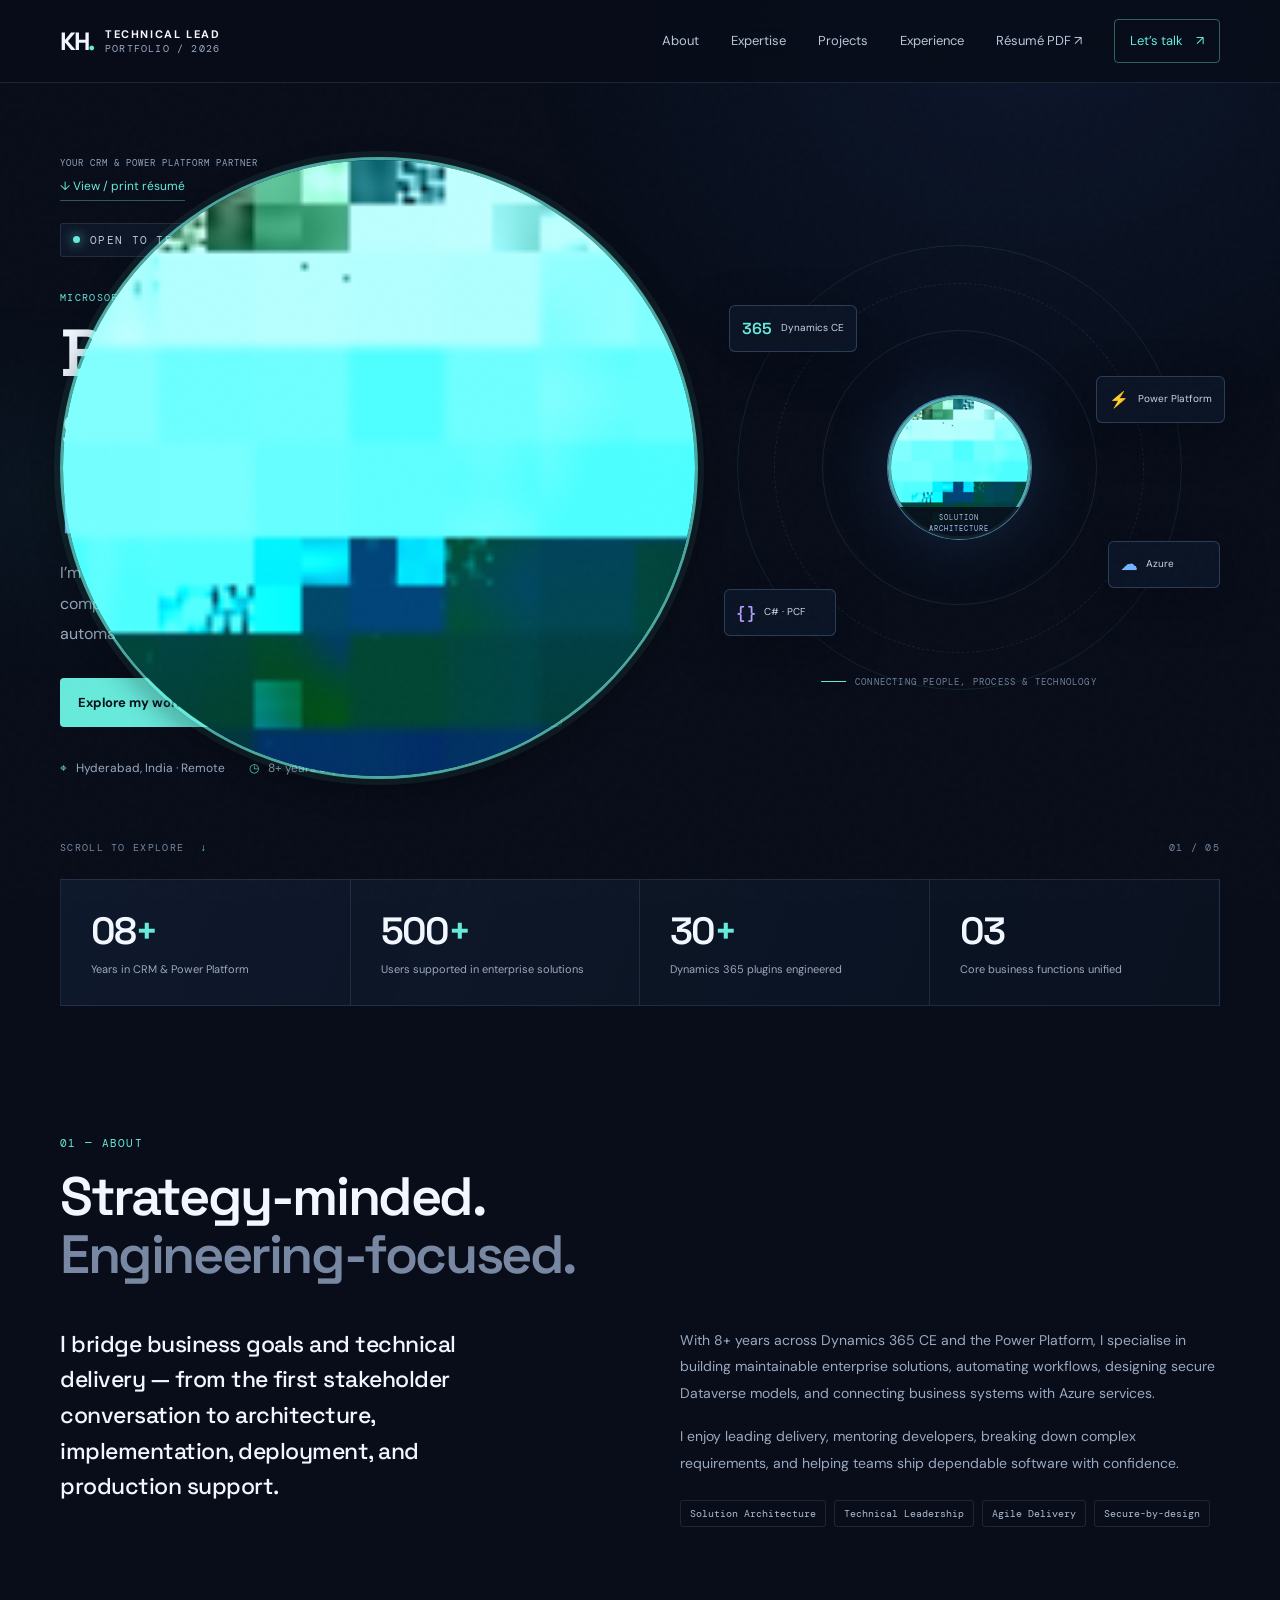
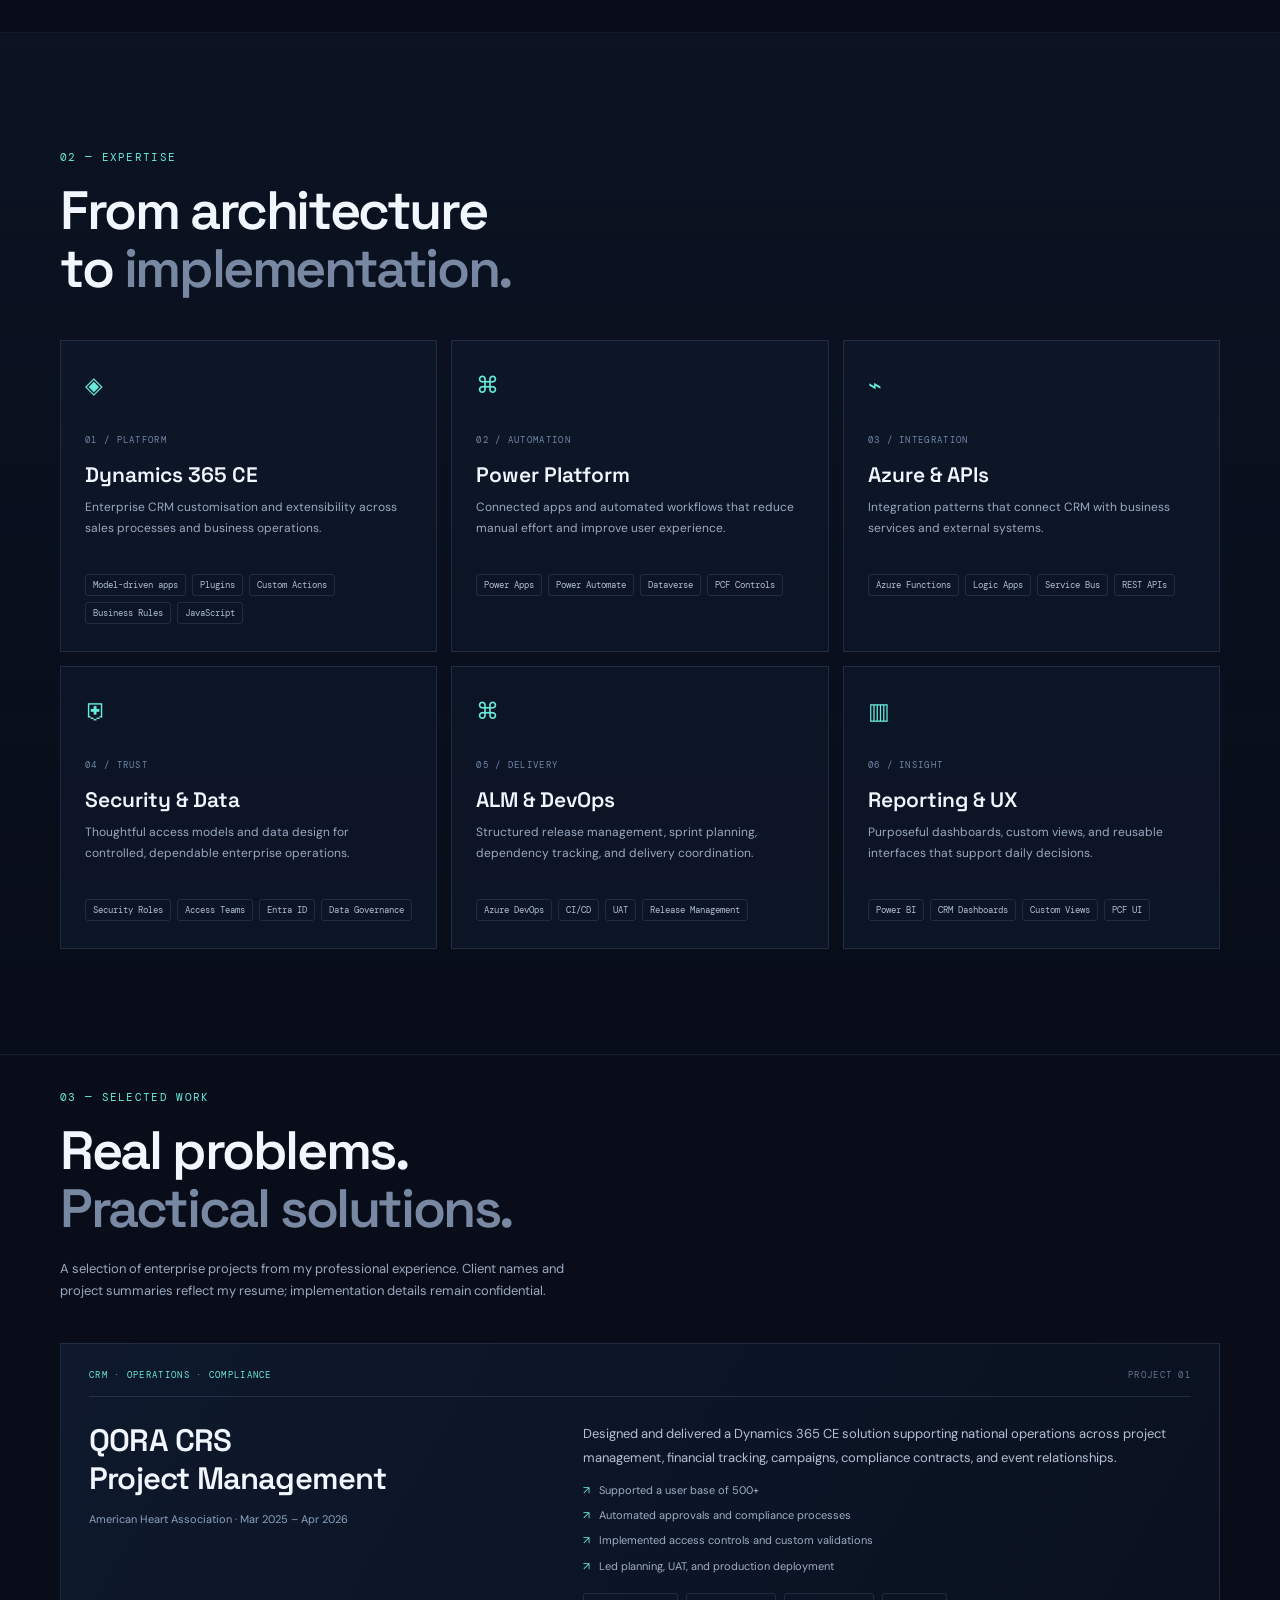
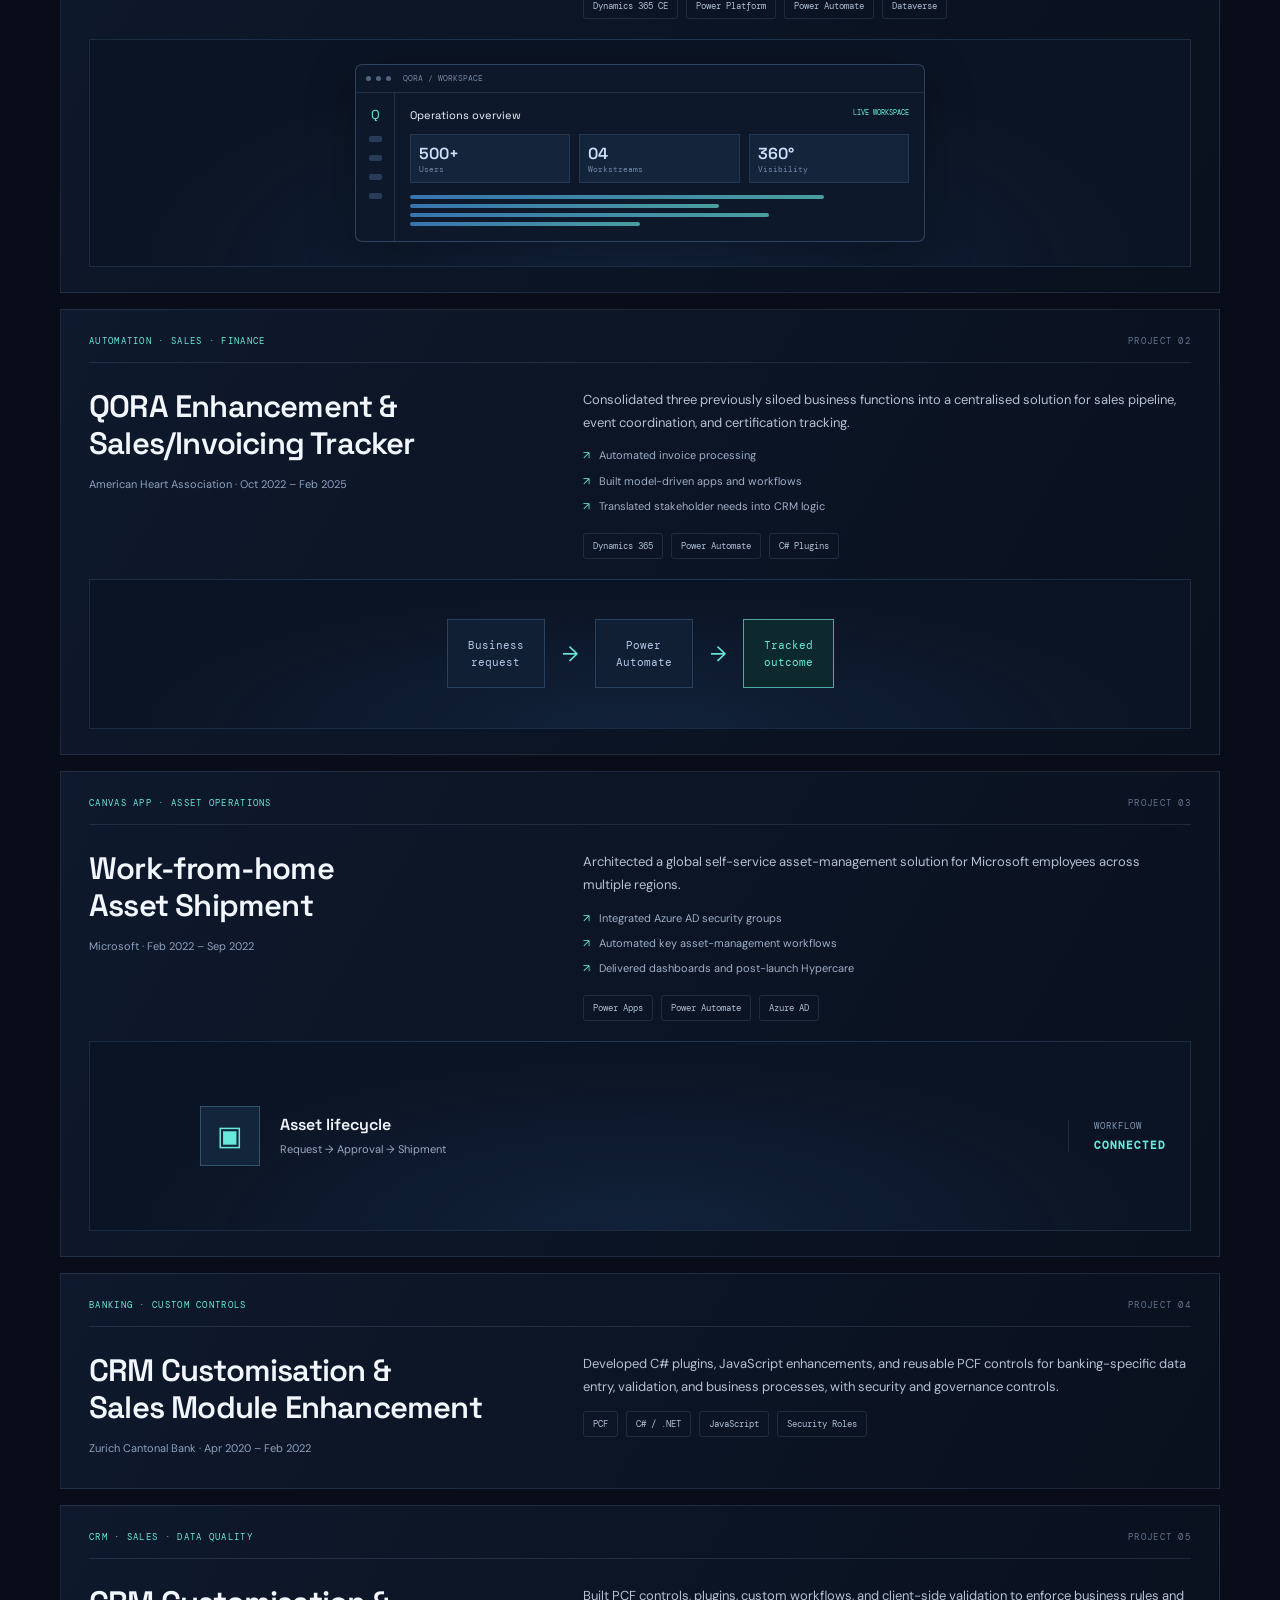
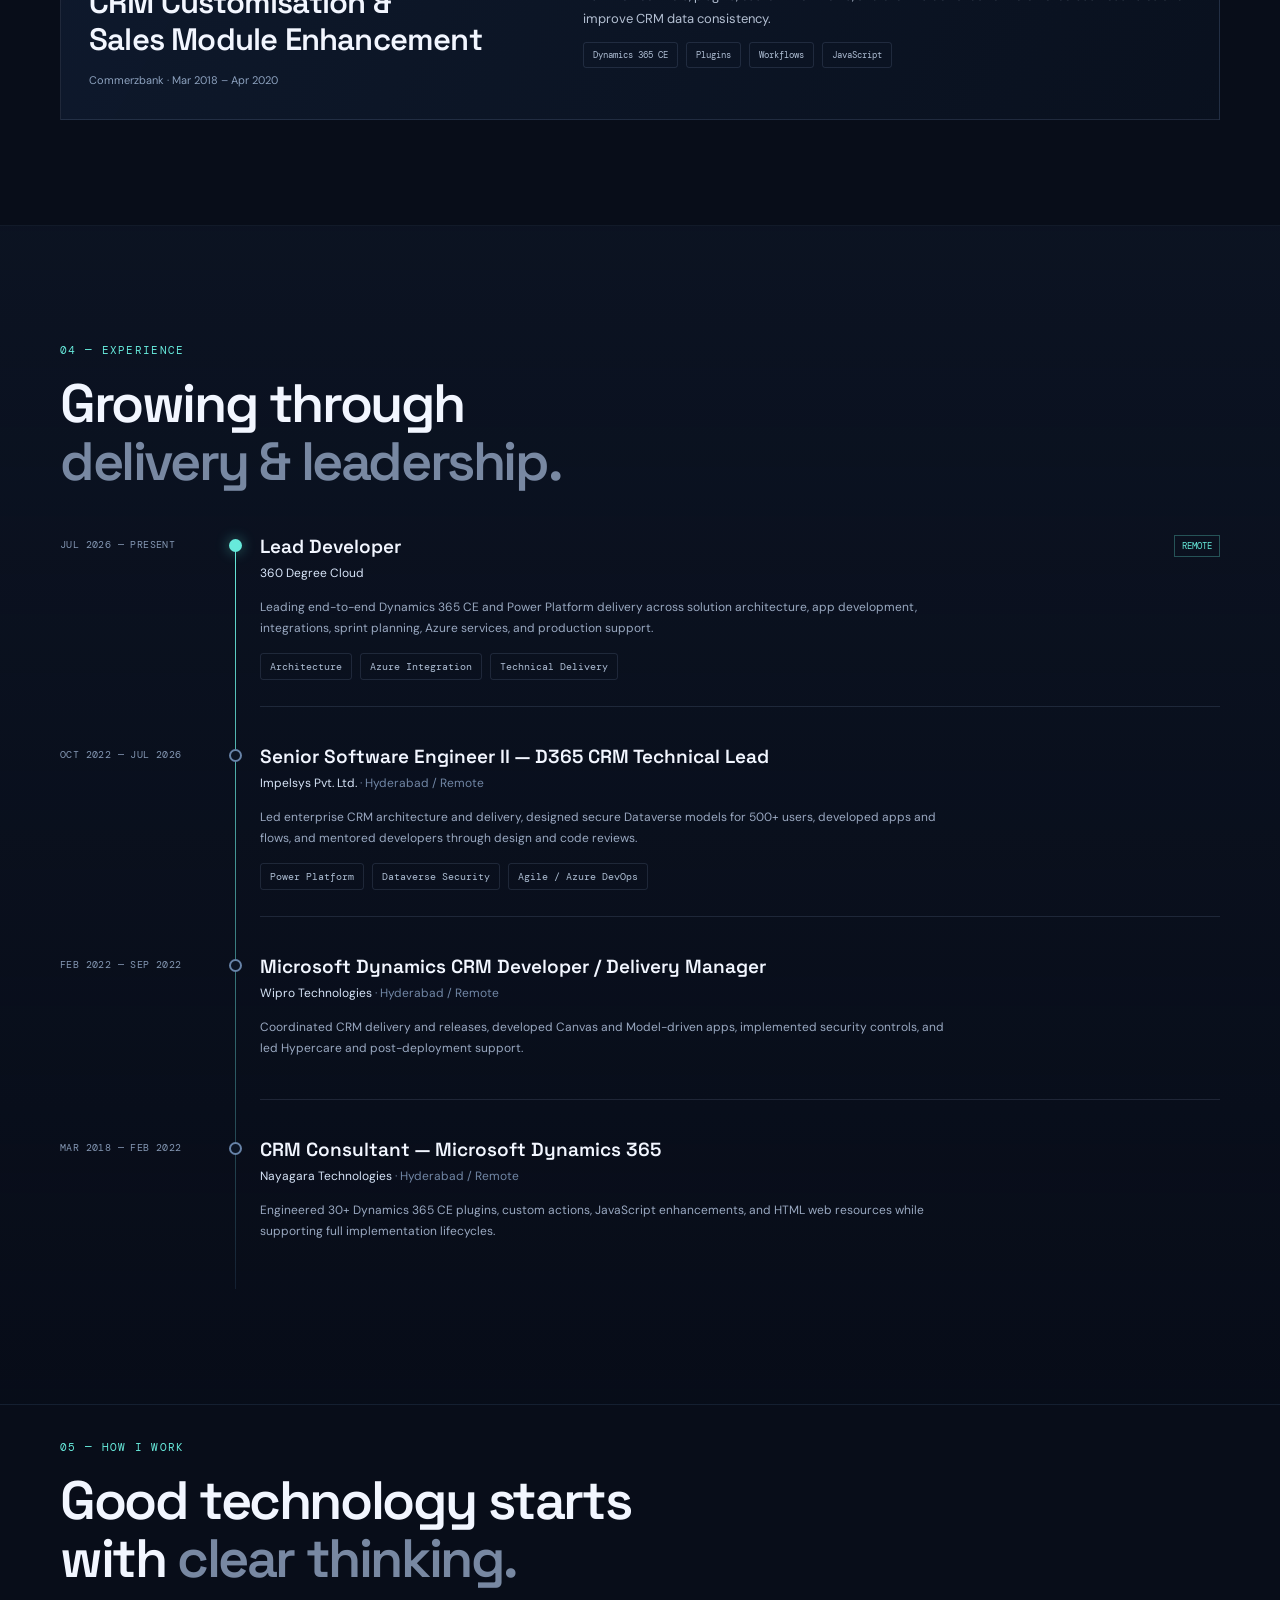
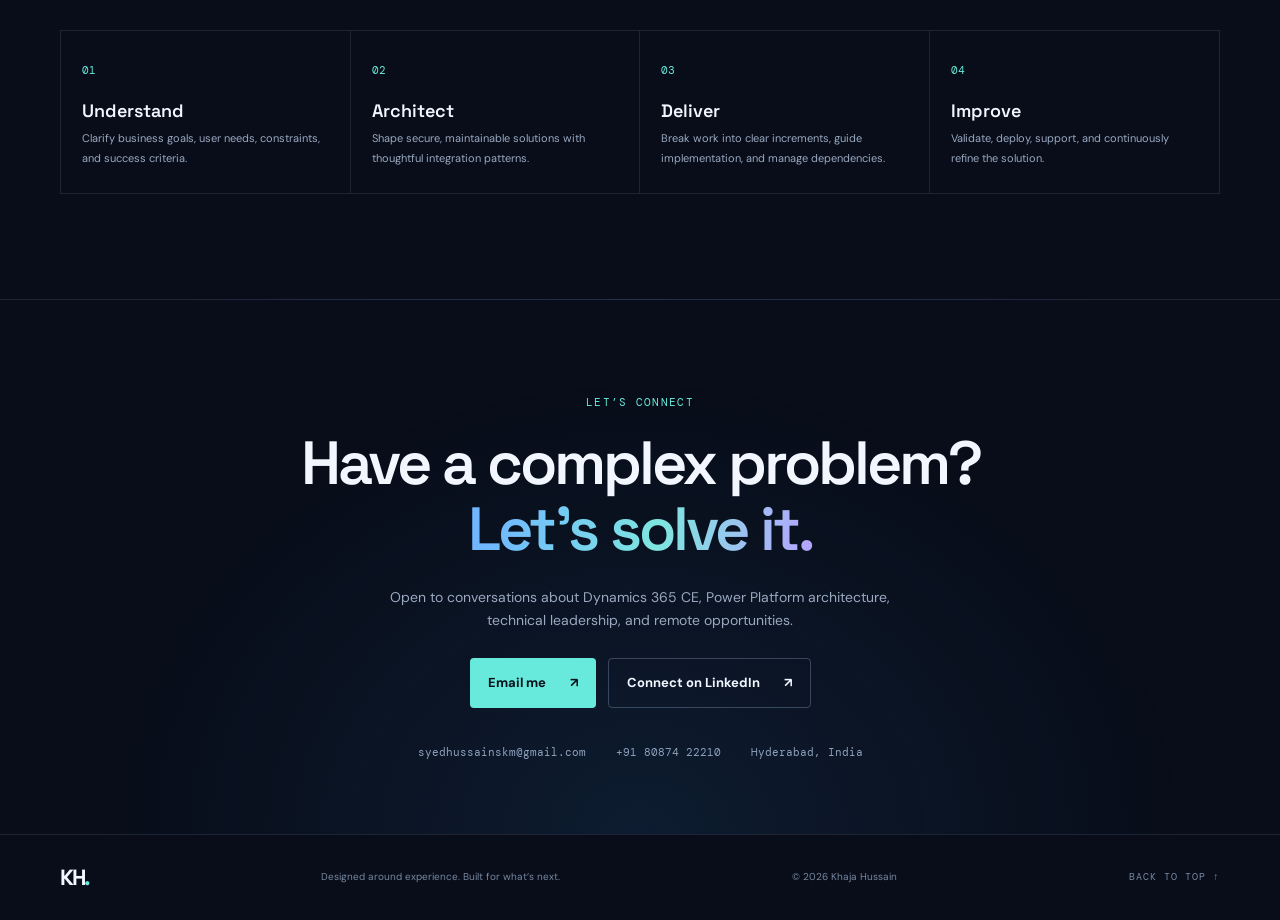
<file: index.html>
<!doctype html>
<html lang="en">
<head>
<meta charset="utf-8"><meta name="viewport" content="width=device-width,initial-scale=1">
<meta name="theme-color" content="#080d19">
<meta name="description" content="Khaja Moinuddin Hussain Syed — Microsoft Dynamics 365 CE Technical Lead and Power Platform Expert. Enterprise CRM, Dataverse, PCF, Azure integrations and solution architecture.">
<meta property="og:type" content="website"><meta property="og:title" content="Khaja Hussain | Dynamics 365 & Power Platform Technical Lead"><meta property="og:description" content="Enterprise CRM, Dataverse, PCF, Azure integrations and solution architecture."><meta property="og:image" content="https://khaja-hussain.hatchable.site/profile.jpg"><meta name="twitter:card" content="summary"><meta name="twitter:title" content="Khaja Hussain | Dynamics 365 & Power Platform Technical Lead"><meta name="twitter:description" content="Dynamics 365 CE, Power Platform and Azure technical leadership.">
<title>Khaja Hussain | Dynamics 365 & Power Platform Technical Lead</title>
<link rel="preconnect" href="https://fonts.googleapis.com"><link rel="preconnect" href="https://fonts.gstatic.com" crossorigin>
<link href="https://fonts.googleapis.com/css2?family=DM+Mono:wght@400;500&family=DM+Sans:wght@400;500;600;700&family=Space+Grotesk:wght@400;500;600;700&display=swap" rel="stylesheet">
<link rel="stylesheet" href="/styles.css">
</head>
<body>
<div class="grain"></div>
<header class="nav-wrap"><nav class="nav container">
<a class="brand" href="#home"><span class="brand-mark">KH<span>.</span></span><span class="brand-copy">TECHNICAL LEAD<span>PORTFOLIO / 2026</span></span></a>
<button class="menu-toggle" aria-label="Toggle navigation" aria-expanded="false">☰</button>
<div class="nav-links"><a href="#about">About</a><a href="#expertise">Expertise</a><a href="#work">Projects</a><a href="#journey">Experience</a><a href="/resume.html">Résumé PDF ↗</a><a class="nav-cta" href="#contact">Let’s talk <span>↗</span></a></div>
</nav></header>
<main>
<section class="hero container" id="home">
<div class="hero-copy"><div class="profile-wrap"><img class="profile-photo" src="/profile.jpg" alt="Professional portrait of Khaja Hussain" width="120" height="120" loading="eager"><div><span class="profile-label">YOUR CRM & POWER PLATFORM PARTNER</span><a class="resume-link" href="/resume.html">↓ View / print résumé</a></div></div>
<div class="eyebrow"><span class="status-dot"></span> OPEN TO TECHNICAL LEADERSHIP OPPORTUNITIES</div>
<p class="hero-pretitle">MICROSOFT DYNAMICS 365 CE · POWER PLATFORM</p>
<h1>Building enterprise<br>solutions with <span class="gradient-text">purpose.</span></h1>
<p class="hero-intro">I’m <strong>Khaja Moinuddin Hussain Syed</strong> — a Technical Lead who turns complex business requirements into secure, scalable CRM and automation solutions.</p>
<div class="hero-actions"><a class="button primary" href="#work">Explore my work <span>↘</span></a><a class="button secondary" href="mailto:syedhussainskm@gmail.com">Get in touch <span>↗</span></a><a class="button secondary" href="/resume.html">View résumé <span>↗</span></a></div>
<div class="hero-meta"><span><i>⌖</i> Hyderabad, India · Remote</span><span><i>◷</i> 8+ years experience</span></div>
</div>
<div class="hero-art" aria-label="Technology architecture illustration">
<div class="orbit orbit-one"></div><div class="orbit orbit-two"></div><div class="orbit orbit-three"></div>
<div class="core profile-core"><img class="profile-photo" src="/profile.jpg" alt="Khaja Moinuddin Hussain Syed"><span class="core-label">SOLUTION<br>ARCHITECTURE</span></div>
<div class="tech-node node-d365"><b>365</b><span>Dynamics CE</span></div><div class="tech-node node-power"><b>⚡</b><span>Power Platform</span></div><div class="tech-node node-azure"><b>☁</b><span>Azure</span></div><div class="tech-node node-code"><b>{ }</b><span>C# · PCF</span></div>
<div class="art-caption"><span class="caption-line"></span> CONNECTING PEOPLE, PROCESS & TECHNOLOGY</div>
</div>
<div class="hero-bottom"><span>SCROLL TO EXPLORE <span class="scroll-arrow">↓</span></span><span class="hero-index">01 / 05</span></div>
</section>
<section class="metrics container" aria-label="Career highlights">
<div class="metric"><strong>08<span>+</span></strong><span>Years in CRM & Power Platform</span></div><div class="metric"><strong>500<span>+</span></strong><span>Users supported in enterprise solutions</span></div><div class="metric"><strong>30<span>+</span></strong><span>Dynamics 365 plugins engineered</span></div><div class="metric"><strong>03</strong><span>Core business functions unified</span></div>
</section>
<section class="section container" id="about"><div class="section-heading"><span class="section-number">01 — ABOUT</span><h2>Strategy-minded.<br><span class="muted">Engineering-focused.</span></h2></div><div class="about-grid"><p class="about-lead">I bridge business goals and technical delivery — from the first stakeholder conversation to architecture, implementation, deployment, and production support.</p><div class="about-detail"><p>With 8+ years across Dynamics 365 CE and the Power Platform, I specialise in building maintainable enterprise solutions, automating workflows, designing secure Dataverse models, and connecting business systems with Azure services.</p><p>I enjoy leading delivery, mentoring developers, breaking down complex requirements, and helping teams ship dependable software with confidence.</p><div class="about-tags"><span>Solution Architecture</span><span>Technical Leadership</span><span>Agile Delivery</span><span>Secure-by-design</span></div></div></div></section>
<section class="section expertise-section" id="expertise"><div class="container"><div class="section-heading"><span class="section-number">02 — EXPERTISE</span><h2>From architecture<br>to <span class="muted">implementation.</span></h2></div><div class="skill-grid">
<article class="skill-card"><div class="skill-icon">◈</div><span class="card-kicker">01 / PLATFORM</span><h3>Dynamics 365 CE</h3><p>Enterprise CRM customisation and extensibility across sales processes and business operations.</p><div class="pills"><span>Model-driven apps</span><span>Plugins</span><span>Custom Actions</span><span>Business Rules</span><span>JavaScript</span></div></article>
<article class="skill-card"><div class="skill-icon">⌘</div><span class="card-kicker">02 / AUTOMATION</span><h3>Power Platform</h3><p>Connected apps and automated workflows that reduce manual effort and improve user experience.</p><div class="pills"><span>Power Apps</span><span>Power Automate</span><span>Dataverse</span><span>PCF Controls</span></div></article>
<article class="skill-card"><div class="skill-icon">⌁</div><span class="card-kicker">03 / INTEGRATION</span><h3>Azure & APIs</h3><p>Integration patterns that connect CRM with business services and external systems.</p><div class="pills"><span>Azure Functions</span><span>Logic Apps</span><span>Service Bus</span><span>REST APIs</span></div></article>
<article class="skill-card"><div class="skill-icon">⛨</div><span class="card-kicker">04 / TRUST</span><h3>Security & Data</h3><p>Thoughtful access models and data design for controlled, dependable enterprise operations.</p><div class="pills"><span>Security Roles</span><span>Access Teams</span><span>Entra ID</span><span>Data Governance</span></div></article>
<article class="skill-card"><div class="skill-icon">⌘</div><span class="card-kicker">05 / DELIVERY</span><h3>ALM & DevOps</h3><p>Structured release management, sprint planning, dependency tracking, and delivery coordination.</p><div class="pills"><span>Azure DevOps</span><span>CI/CD</span><span>UAT</span><span>Release Management</span></div></article>
<article class="skill-card"><div class="skill-icon">▥</div><span class="card-kicker">06 / INSIGHT</span><h3>Reporting & UX</h3><p>Purposeful dashboards, custom views, and reusable interfaces that support daily decisions.</p><div class="pills"><span>Power BI</span><span>CRM Dashboards</span><span>Custom Views</span><span>PCF UI</span></div></article>
</div></div></section>
<section class="section container" id="work"><div class="section-heading"><span class="section-number">03 — SELECTED WORK</span><h2>Real problems.<br><span class="muted">Practical solutions.</span></h2><p class="section-description">A selection of enterprise projects from my professional experience. Client names and project summaries reflect my resume; implementation details remain confidential.</p></div>
<div class="project-list">
<article class="project-card project-featured"><div class="project-top"><span class="project-type">CRM · OPERATIONS · COMPLIANCE</span><span class="project-count">PROJECT 01</span></div><div class="project-body"><div><h3>QORA CRS<br>Project Management</h3><p class="project-client">American Heart Association · Mar 2025 – Apr 2026</p></div><div class="project-info"><p>Designed and delivered a Dynamics 365 CE solution supporting national operations across project management, financial tracking, campaigns, compliance contracts, and event relationships.</p><ul><li>Supported a user base of 500+</li><li>Automated approvals and compliance processes</li><li>Implemented access controls and custom validations</li><li>Led planning, UAT, and production deployment</li></ul><div class="project-tech"><span>Dynamics 365 CE</span><span>Power Platform</span><span>Power Automate</span><span>Dataverse</span></div></div></div><div class="project-visual visual-qora"><div class="visual-window"><div class="window-bar"><i></i><i></i><i></i><span>QORA / WORKSPACE</span></div><div class="mock-dashboard"><div class="mock-side"><b>Q</b><i></i><i></i><i></i><i></i></div><div class="mock-main"><div class="mock-heading">Operations overview <small>LIVE WORKSPACE</small></div><div class="mock-stats"><span><b>500+</b><small>Users</small></span><span><b>04</b><small>Workstreams</small></span><span><b>360°</b><small>Visibility</small></span></div><div class="mock-bars"><i style="width:83%"></i><i style="width:62%"></i><i style="width:72%"></i><i style="width:46%"></i></div></div></div></div></div></article>
<article class="project-card"><div class="project-top"><span class="project-type">AUTOMATION · SALES · FINANCE</span><span class="project-count">PROJECT 02</span></div><div class="project-body"><div><h3>QORA Enhancement &<br>Sales/Invoicing Tracker</h3><p class="project-client">American Heart Association · Oct 2022 – Feb 2025</p></div><div class="project-info"><p>Consolidated three previously siloed business functions into a centralised solution for sales pipeline, event coordination, and certification tracking.</p><ul><li>Automated invoice processing</li><li>Built model-driven apps and workflows</li><li>Translated stakeholder needs into CRM logic</li></ul><div class="project-tech"><span>Dynamics 365</span><span>Power Automate</span><span>C# Plugins</span></div></div></div><div class="project-visual visual-flow"><div class="flow-node">Business<br>request</div><span>→</span><div class="flow-node">Power<br>Automate</div><span>→</span><div class="flow-node accent-node">Tracked<br>outcome</div></div></article>
<article class="project-card"><div class="project-top"><span class="project-type">CANVAS APP · ASSET OPERATIONS</span><span class="project-count">PROJECT 03</span></div><div class="project-body"><div><h3>Work-from-home<br>Asset Shipment</h3><p class="project-client">Microsoft · Feb 2022 – Sep 2022</p></div><div class="project-info"><p>Architected a global self-service asset-management solution for Microsoft employees across multiple regions.</p><ul><li>Integrated Azure AD security groups</li><li>Automated key asset-management workflows</li><li>Delivered dashboards and post-launch Hypercare</li></ul><div class="project-tech"><span>Power Apps</span><span>Power Automate</span><span>Azure AD</span></div></div></div><div class="project-visual visual-asset"><div class="asset-icon">▣</div><div><b>Asset lifecycle</b><span>Request → Approval → Shipment</span></div><div class="asset-status">WORKFLOW<br><strong>CONNECTED</strong></div></div></article>
<article class="project-card compact-project"><div class="project-top"><span class="project-type">BANKING · CUSTOM CONTROLS</span><span class="project-count">PROJECT 04</span></div><div class="project-body"><div><h3>CRM Customisation &<br>Sales Module Enhancement</h3><p class="project-client">Zurich Cantonal Bank · Apr 2020 – Feb 2022</p></div><div class="project-info"><p>Developed C# plugins, JavaScript enhancements, and reusable PCF controls for banking-specific data entry, validation, and business processes, with security and governance controls.</p><div class="project-tech"><span>PCF</span><span>C# / .NET</span><span>JavaScript</span><span>Security Roles</span></div></div></div></article>
<article class="project-card compact-project"><div class="project-top"><span class="project-type">CRM · SALES · DATA QUALITY</span><span class="project-count">PROJECT 05</span></div><div class="project-body"><div><h3>CRM Customisation &<br>Sales Module Enhancement</h3><p class="project-client">Commerzbank · Mar 2018 – Apr 2020</p></div><div class="project-info"><p>Built PCF controls, plugins, custom workflows, and client-side validation to enforce business rules and improve CRM data consistency.</p><div class="project-tech"><span>Dynamics 365 CE</span><span>Plugins</span><span>Workflows</span><span>JavaScript</span></div></div></div></article>
</div></section>
<section class="section timeline-section" id="journey"><div class="container"><div class="section-heading"><span class="section-number">04 — EXPERIENCE</span><h2>Growing through<br><span class="muted">delivery & leadership.</span></h2></div><div class="timeline">
<article class="timeline-item current"><div class="timeline-date">JUL 2026 — PRESENT</div><div class="timeline-marker"></div><div class="timeline-content"><div class="timeline-title"><h3>Lead Developer</h3><span class="work-mode">REMOTE</span></div><p class="company">360 Degree Cloud</p><p>Leading end-to-end Dynamics 365 CE and Power Platform delivery across solution architecture, app development, integrations, sprint planning, Azure services, and production support.</p><div class="timeline-tags"><span>Architecture</span><span>Azure Integration</span><span>Technical Delivery</span></div></div></article>
<article class="timeline-item"><div class="timeline-date">OCT 2022 — JUL 2026</div><div class="timeline-marker"></div><div class="timeline-content"><div class="timeline-title"><h3>Senior Software Engineer II — D365 CRM Technical Lead</h3></div><p class="company">Impelsys Pvt. Ltd. <span>· Hyderabad / Remote</span></p><p>Led enterprise CRM architecture and delivery, designed secure Dataverse models for 500+ users, developed apps and flows, and mentored developers through design and code reviews.</p><div class="timeline-tags"><span>Power Platform</span><span>Dataverse Security</span><span>Agile / Azure DevOps</span></div></div></article>
<article class="timeline-item"><div class="timeline-date">FEB 2022 — SEP 2022</div><div class="timeline-marker"></div><div class="timeline-content"><div class="timeline-title"><h3>Microsoft Dynamics CRM Developer / Delivery Manager</h3></div><p class="company">Wipro Technologies <span>· Hyderabad / Remote</span></p><p>Coordinated CRM delivery and releases, developed Canvas and Model-driven apps, implemented security controls, and led Hypercare and post-deployment support.</p></div></article>
<article class="timeline-item"><div class="timeline-date">MAR 2018 — FEB 2022</div><div class="timeline-marker"></div><div class="timeline-content"><div class="timeline-title"><h3>CRM Consultant — Microsoft Dynamics 365</h3></div><p class="company">Nayagara Technologies <span>· Hyderabad / Remote</span></p><p>Engineered 30+ Dynamics 365 CE plugins, custom actions, JavaScript enhancements, and HTML web resources while supporting full implementation lifecycles.</p></div></article>
</div></div></section>
<section class="section container" id="approach"><div class="section-heading"><span class="section-number">05 — HOW I WORK</span><h2>Good technology starts<br>with <span class="muted">clear thinking.</span></h2></div><div class="approach-grid"><div><span>01</span><h3>Understand</h3><p>Clarify business goals, user needs, constraints, and success criteria.</p></div><div><span>02</span><h3>Architect</h3><p>Shape secure, maintainable solutions with thoughtful integration patterns.</p></div><div><span>03</span><h3>Deliver</h3><p>Break work into clear increments, guide implementation, and manage dependencies.</p></div><div><span>04</span><h3>Improve</h3><p>Validate, deploy, support, and continuously refine the solution.</p></div></div></section>
<section class="contact-section" id="contact"><div class="container contact-inner"><span class="section-number">LET’S CONNECT</span><h2>Have a complex problem?<br><span class="gradient-text">Let’s solve it.</span></h2><p>Open to conversations about Dynamics 365 CE, Power Platform architecture, technical leadership, and remote opportunities.</p><div class="hero-actions"><a class="button primary" href="mailto:syedhussainskm@gmail.com">Email me <span>↗</span></a><a class="button secondary" href="https://www.linkedin.com/in/khaja-moinuddin-hussain-syed-07185994/" target="_blank" rel="noopener noreferrer">Connect on LinkedIn <span>↗</span></a></div><div class="contact-details"><a href="mailto:syedhussainskm@gmail.com">syedhussainskm@gmail.com</a><a href="tel:+918087422210">+91 80874 22210</a><span>Hyderabad, India</span></div></div></section>
</main>
<footer class="footer"><div class="container footer-inner"><a class="brand" href="#home"><span class="brand-mark">KH<span>.</span></span></a><p>Designed around experience. Built for what’s next.</p><span>© <span id="year">2026</span> Khaja Hussain</span><a href="#home" class="back-top">BACK TO TOP ↑</a></div></footer>
<script src="/script.js"></script>
</body></html>
</file>
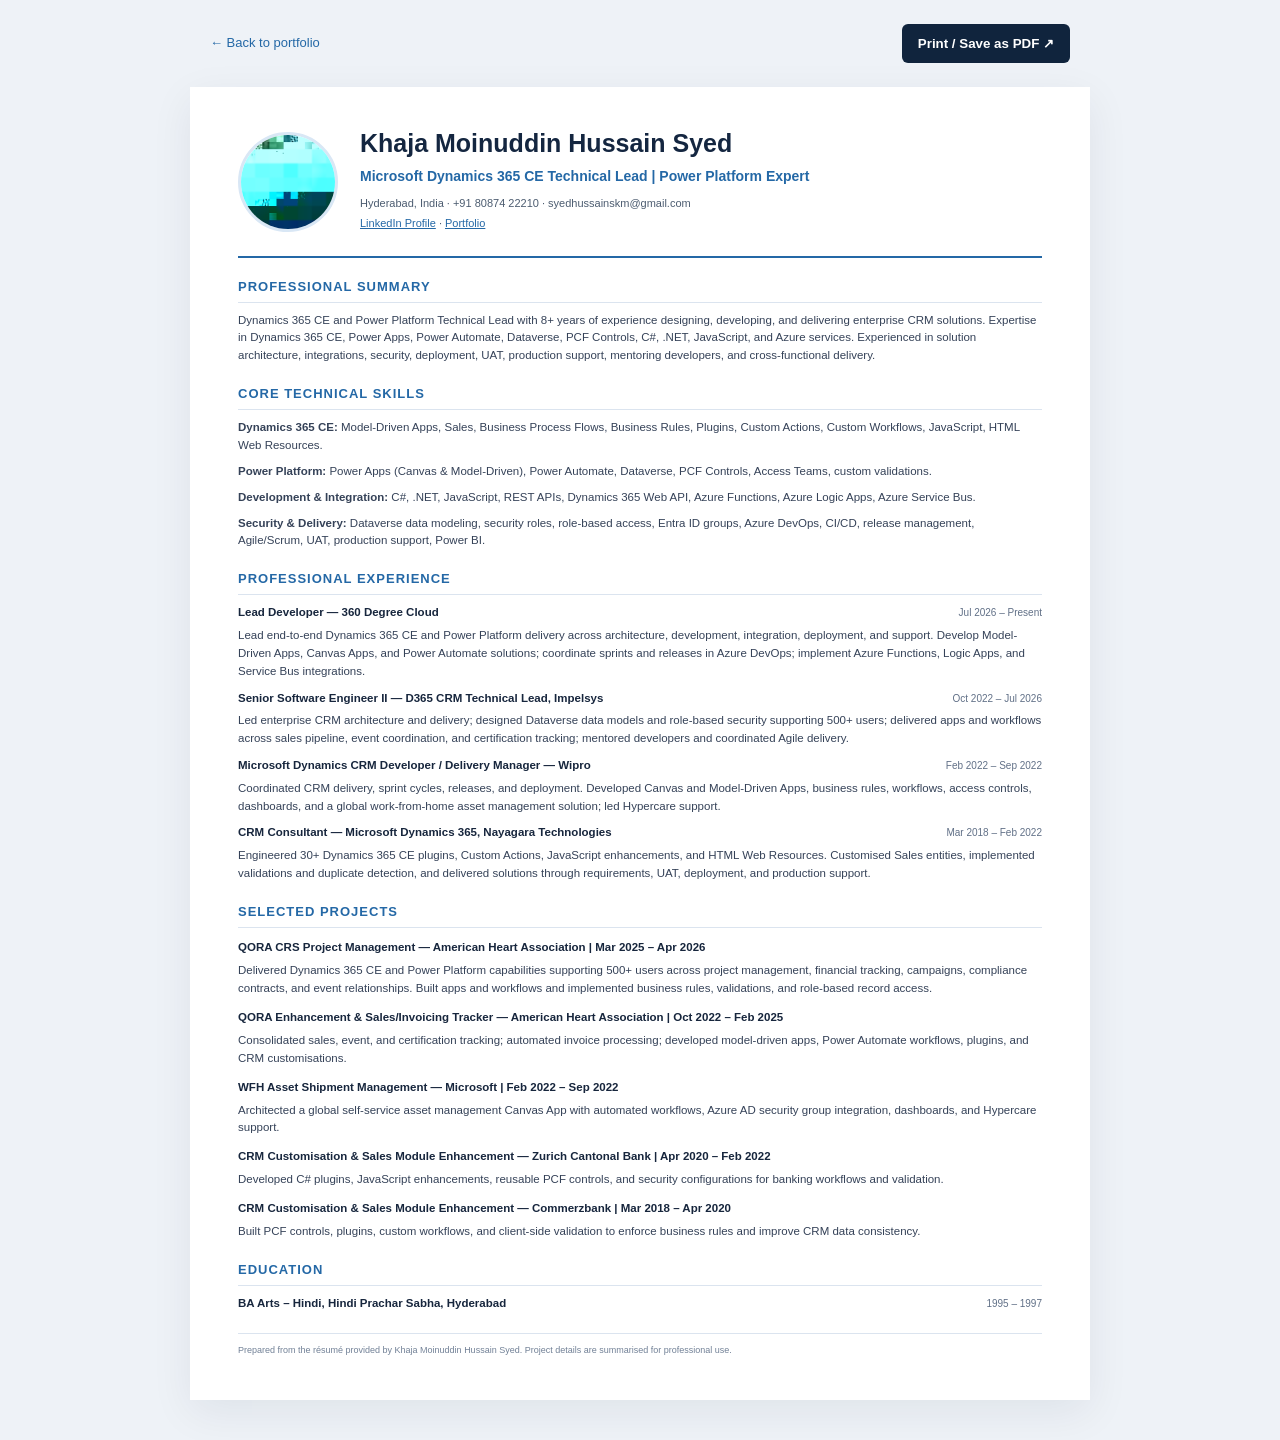
<file: resume.html>
<!doctype html><html lang="en"><head><meta charset="utf-8"><meta name="viewport" content="width=device-width,initial-scale=1"><meta name="description" content="Print-ready résumé for Khaja Moinuddin Hussain Syed, Microsoft Dynamics 365 CE Technical Lead."><title>Résumé | Khaja Hussain</title><link rel="stylesheet" href="/resume.css"></head><body><div class="toolbar"><a href="/">← Back to portfolio</a><button onclick="window.print()">Print / Save as PDF ↗</button></div><main class="resume"><header class="head"><img src="/profile.jpg" alt="Khaja Hussain"><div><h1>Khaja Moinuddin Hussain Syed</h1><h2>Microsoft Dynamics 365 CE Technical Lead | Power Platform Expert</h2><p>Hyderabad, India · +91 80874 22210 · syedhussainskm@gmail.com</p><p><a href="https://www.linkedin.com/in/khaja-moinuddin-hussain-syed-07185994/">LinkedIn Profile</a> · <a href="https://khaja-hussain.hatchable.site">Portfolio</a></p></div></header><section><h3>Professional Summary</h3><p>Dynamics 365 CE and Power Platform Technical Lead with 8+ years of experience designing, developing, and delivering enterprise CRM solutions. Expertise in Dynamics 365 CE, Power Apps, Power Automate, Dataverse, PCF Controls, C#, .NET, JavaScript, and Azure services. Experienced in solution architecture, integrations, security, deployment, UAT, production support, mentoring developers, and cross-functional delivery.</p></section><section><h3>Core Technical Skills</h3><p><b>Dynamics 365 CE:</b> Model-Driven Apps, Sales, Business Process Flows, Business Rules, Plugins, Custom Actions, Custom Workflows, JavaScript, HTML Web Resources.</p><p><b>Power Platform:</b> Power Apps (Canvas & Model-Driven), Power Automate, Dataverse, PCF Controls, Access Teams, custom validations.</p><p><b>Development & Integration:</b> C#, .NET, JavaScript, REST APIs, Dynamics 365 Web API, Azure Functions, Azure Logic Apps, Azure Service Bus.</p><p><b>Security & Delivery:</b> Dataverse data modeling, security roles, role-based access, Entra ID groups, Azure DevOps, CI/CD, release management, Agile/Scrum, UAT, production support, Power BI.</p></section><section><h3>Professional Experience</h3><article><div class="job"><b>Lead Developer — 360 Degree Cloud</b><span>Jul 2026 – Present</span></div><p>Lead end-to-end Dynamics 365 CE and Power Platform delivery across architecture, development, integration, deployment, and support. Develop Model-Driven Apps, Canvas Apps, and Power Automate solutions; coordinate sprints and releases in Azure DevOps; implement Azure Functions, Logic Apps, and Service Bus integrations.</p></article><article><div class="job"><b>Senior Software Engineer II — D365 CRM Technical Lead, Impelsys</b><span>Oct 2022 – Jul 2026</span></div><p>Led enterprise CRM architecture and delivery; designed Dataverse data models and role-based security supporting 500+ users; delivered apps and workflows across sales pipeline, event coordination, and certification tracking; mentored developers and coordinated Agile delivery.</p></article><article><div class="job"><b>Microsoft Dynamics CRM Developer / Delivery Manager — Wipro</b><span>Feb 2022 – Sep 2022</span></div><p>Coordinated CRM delivery, sprint cycles, releases, and deployment. Developed Canvas and Model-Driven Apps, business rules, workflows, access controls, dashboards, and a global work-from-home asset management solution; led Hypercare support.</p></article><article><div class="job"><b>CRM Consultant — Microsoft Dynamics 365, Nayagara Technologies</b><span>Mar 2018 – Feb 2022</span></div><p>Engineered 30+ Dynamics 365 CE plugins, Custom Actions, JavaScript enhancements, and HTML Web Resources. Customised Sales entities, implemented validations and duplicate detection, and delivered solutions through requirements, UAT, deployment, and production support.</p></article></section><section><h3>Selected Projects</h3><article><b>QORA CRS Project Management — American Heart Association | Mar 2025 – Apr 2026</b><p>Delivered Dynamics 365 CE and Power Platform capabilities supporting 500+ users across project management, financial tracking, campaigns, compliance contracts, and event relationships. Built apps and workflows and implemented business rules, validations, and role-based record access.</p></article><article><b>QORA Enhancement & Sales/Invoicing Tracker — American Heart Association | Oct 2022 – Feb 2025</b><p>Consolidated sales, event, and certification tracking; automated invoice processing; developed model-driven apps, Power Automate workflows, plugins, and CRM customisations.</p></article><article><b>WFH Asset Shipment Management — Microsoft | Feb 2022 – Sep 2022</b><p>Architected a global self-service asset management Canvas App with automated workflows, Azure AD security group integration, dashboards, and Hypercare support.</p></article><article><b>CRM Customisation & Sales Module Enhancement — Zurich Cantonal Bank | Apr 2020 – Feb 2022</b><p>Developed C# plugins, JavaScript enhancements, reusable PCF controls, and security configurations for banking workflows and validation.</p></article><article><b>CRM Customisation & Sales Module Enhancement — Commerzbank | Mar 2018 – Apr 2020</b><p>Built PCF controls, plugins, custom workflows, and client-side validation to enforce business rules and improve CRM data consistency.</p></article></section><section><h3>Education</h3><div class="job"><b>BA Arts – Hindi, Hindi Prachar Sabha, Hyderabad</b><span>1995 – 1997</span></div></section><footer>Prepared from the résumé provided by Khaja Moinuddin Hussain Syed. Project details are summarised for professional use.</footer></main></body></html>
</file>
<file: styles.css>
:root{--bg:#080d19;--panel:#0e1627;--panel2:#101b2f;--line:rgba(160,184,224,.14);--text:#f2f6ff;--muted:#9aa9c1;--blue:#62a8ff;--cyan:#67eadb;--purple:#a58bff;--font:'DM Sans',sans-serif;--display:'Space Grotesk',sans-serif;--mono:'DM Mono',monospace}*{box-sizing:border-box}html{scroll-behavior:smooth;scroll-padding-top:90px}body{margin:0;background:var(--bg);color:var(--text);font-family:var(--font);line-height:1.65;overflow-x:hidden}body:before{content:"";position:fixed;inset:0;pointer-events:none;background:radial-gradient(ellipse at 80% 5%,rgba(41,93,175,.12),transparent 34%),radial-gradient(ellipse at 3% 55%,rgba(50,194,189,.045),transparent 28%);z-index:-2}.grain{position:fixed;inset:0;pointer-events:none;opacity:.12;z-index:10;background-image:url("data:image/svg+xml,%3Csvg viewBox='0 0 180 180' xmlns='http://www.w3.org/2000/svg'%3E%3Cfilter id='n'%3E%3CfeTurbulence type='fractalNoise' baseFrequency='.9' numOctaves='3' stitchTiles='stitch'/%3E%3C/filter%3E%3Crect width='100%25' height='100%25' filter='url(%23n)' opacity='.14'/%3E%3C/svg%3E")}a{color:inherit;text-decoration:none}.container{width:min(1160px,calc(100% - 48px));margin-inline:auto}.nav-wrap{position:sticky;top:0;z-index:20;background:rgba(8,13,25,.83);backdrop-filter:blur(18px);border-bottom:1px solid var(--line)}.nav{height:82px;display:flex;align-items:center;justify-content:space-between}.brand{display:flex;align-items:center;gap:12px}.brand-mark{font:700 25px var(--display);letter-spacing:-2px}.brand-mark span,.core-symbol span{color:var(--cyan)}.brand-copy{display:flex;flex-direction:column;font-size:11px;font-weight:700;letter-spacing:1.6px;line-height:1.45}.brand-copy span{font:10px var(--mono);color:var(--muted);letter-spacing:1.2px}.nav-links{display:flex;align-items:center;gap:32px;color:#bac6d9;font-size:13px}.nav-links>a:not(.nav-cta):hover{color:var(--cyan)}.nav-cta{border:1px solid rgba(103,234,219,.38);padding:10px 15px;border-radius:4px;color:var(--cyan)}.nav-cta span{padding-left:10px}.menu-toggle{display:none;background:none;border:0;color:white;font-size:23px}.hero{min-height:650px;position:relative;display:grid;grid-template-columns:1.1fr .9fr;align-items:center;padding-top:74px;padding-bottom:100px}.hero-copy{position:relative;z-index:2}.profile-wrap{display:flex;align-items:center;gap:16px;margin-bottom:22px}.profile-photo{width:92px;height:92px;object-fit:cover;object-position:center 25%;border-radius:50%;border:2px solid rgba(103,234,219,.75);box-shadow:0 0 0 6px rgba(103,234,219,.07),0 10px 30px #0005}.profile-wrap>div{display:flex;flex-direction:column;gap:8px}.profile-label{font:9px var(--mono);letter-spacing:1px;color:#8fa4c1}.resume-link{display:inline-flex;align-items:center;gap:8px;font-size:12px;color:var(--cyan);width:max-content;border-bottom:1px solid rgba(103,234,219,.35);padding-bottom:3px}.resume-link:hover{color:#fff}.eyebrow,.section-number,.hero-pretitle,.card-kicker,.project-type,.project-count,.timeline-date{font:11px var(--mono);letter-spacing:1.3px}.eyebrow{display:inline-flex;align-items:center;gap:10px;color:#b8c8df;border:1px solid var(--line);padding:9px 12px;border-radius:3px;background:rgba(17,29,49,.6)}.status-dot{width:7px;height:7px;border-radius:50%;background:var(--cyan);box-shadow:0 0 12px var(--cyan)}.hero-pretitle{color:var(--cyan);margin:34px 0 14px;font-size:10px}.hero h1,.section-heading h2,.contact-inner h2{font:600 clamp(42px,5.2vw,68px)/1.08 var(--display);letter-spacing:-3px;margin:0}.gradient-text{background:linear-gradient(100deg,#70b7ff 8%,#7ee6e0 55%,#b6a2ff 100%);-webkit-background-clip:text;background-clip:text;color:transparent}.hero-intro{max-width:520px;font-size:16px;line-height:1.9;color:var(--muted);margin:25px 0 28px}.hero-intro strong{color:var(--text);font-weight:600}.hero-actions{display:flex;gap:12px;flex-wrap:wrap}.button{display:inline-flex;align-items:center;justify-content:center;gap:24px;padding:13px 18px;border-radius:4px;font-size:13px;font-weight:700;transition:transform .2s,border-color .2s,background .2s}.button:hover{transform:translateY(-2px)}.button.primary{background:var(--cyan);color:#07121c}.button.primary:hover{background:#91fff0}.button.secondary{border:1px solid rgba(159,184,223,.3);color:var(--text)}.button.secondary:hover{border-color:var(--cyan)}.hero-meta{display:flex;gap:24px;margin-top:32px;color:var(--muted);font-size:12px}.hero-meta i{color:var(--cyan);font-style:normal;margin-right:6px}.hero-art{height:440px;position:relative;display:grid;place-items:center}.orbit{position:absolute;border:1px solid rgba(107,172,245,.14);border-radius:50%;aspect-ratio:1}.orbit-one{width:275px}.orbit-two{width:370px;border-style:dashed;animation:rotate 70s linear infinite}.orbit-three{width:445px;border-color:rgba(103,234,219,.1)}@keyframes rotate{to{transform:rotate(360deg)}}.core{width:145px;height:145px;border-radius:50%;background:radial-gradient(circle at 35% 30%,#203c61,#0c1525 72%);border:1px solid rgba(113,191,255,.6);box-shadow:0 0 65px rgba(65,143,240,.19),inset 0 0 30px rgba(100,168,255,.12);display:flex;flex-direction:column;align-items:center;justify-content:center;z-index:2}.core-symbol{font:700 38px var(--display);letter-spacing:-3px}.profile-core{overflow:hidden;position:relative;padding-bottom:0}.profile-photo{width:100%;height:100%;object-fit:cover;object-position:center 24%;border-radius:50%;position:absolute;inset:0;border:3px solid rgba(103,234,219,.7)}.profile-core .core-label{position:absolute;bottom:-1px;left:0;right:0;background:rgba(8,13,25,.88);padding:6px 2px;margin:0;font-size:7px}.core-label{font:8px/1.5 var(--mono);letter-spacing:1px;text-align:center;color:#a5c4e9;margin-top:7px}.tech-node{position:absolute;z-index:3;min-width:112px;display:flex;align-items:center;gap:9px;padding:12px;background:rgba(12,22,39,.94);border:1px solid rgba(130,176,230,.26);border-radius:6px;box-shadow:0 12px 40px #03071280}.tech-node b{font:600 16px var(--display);color:var(--cyan)}.tech-node span{font-size:10px;color:#c7d5e9}.node-d365{top:57px;left:6%}.node-power{top:128px;right:-1%}.node-azure{bottom:100px;right:0}.node-code{bottom:52px;left:5%}.node-code b{color:#b4a0ff}.node-azure b{color:#74b5ff}.node-power b{color:#ffcf68}.art-caption{position:absolute;bottom:0;left:50%;transform:translateX(-50%);white-space:nowrap;font:9px var(--mono);letter-spacing:1.2px;color:#70829e;display:flex;align-items:center;gap:9px}.caption-line{height:1px;width:25px;background:var(--cyan)}.hero-bottom{position:absolute;bottom:25px;left:0;right:0;display:flex;justify-content:space-between;color:#7586a1;font:10px var(--mono);letter-spacing:1.3px}.scroll-arrow{color:var(--cyan);padding-left:9px}.metrics{display:grid;grid-template-columns:repeat(4,1fr);border:1px solid var(--line);background:linear-gradient(110deg,rgba(17,29,49,.78),rgba(11,19,34,.75));margin-bottom:95px}.metric{padding:27px 30px;display:flex;flex-direction:column;gap:5px;border-right:1px solid var(--line)}.metric:last-child{border:0}.metric strong{font:600 38px var(--display);letter-spacing:-1.8px}.metric strong span{color:var(--cyan)}.metric>span{font-size:11px;color:var(--muted)}.section{padding-top:35px;padding-bottom:105px}.section-heading{margin-bottom:42px}.section-number{display:block;color:var(--cyan);margin-bottom:18px}.section-heading h2{font-size:clamp(36px,4.3vw,54px);letter-spacing:-2.4px}.muted{color:#7888a2}.about-grid{display:grid;grid-template-columns:1fr 1fr;gap:80px}.about-lead{font:500 23px/1.55 var(--display);letter-spacing:-.5px;margin:0;max-width:480px}.about-detail p{color:var(--muted);font-size:14px;line-height:1.9;margin:0 0 17px}.about-tags,.pills,.project-tech,.timeline-tags{display:flex;flex-wrap:wrap;gap:8px}.about-tags{margin-top:23px}.about-tags span,.pills span,.project-tech span,.timeline-tags span{font:10px var(--mono);color:#aebed4;border:1px solid var(--line);border-radius:3px;padding:6px 9px}.expertise-section,.timeline-section{background:linear-gradient(180deg,rgba(14,23,40,.62),rgba(8,13,25,.15));border-block:1px solid rgba(142,173,222,.08)}.expertise-section .container,.timeline-section .container{padding-top:82px}.skill-grid{display:grid;grid-template-columns:repeat(3,1fr);gap:14px}.skill-card{padding:26px 24px 27px;border:1px solid var(--line);background:rgba(15,25,43,.7);min-height:255px;transition:border-color .25s,transform .25s}.skill-card:hover,.project-card:hover{border-color:rgba(103,234,219,.42);transform:translateY(-3px)}.skill-icon{font-size:23px;color:var(--cyan);margin-bottom:20px}.card-kicker{font-size:9px;color:#7187a8}.skill-card h3{font:600 21px var(--display);margin:9px 0}.skill-card p{font-size:12px;line-height:1.8;color:var(--muted);min-height:60px;margin:0 0 17px}.pills{gap:6px}.pills span{font-size:9px;padding:4px 7px}.section-description{color:var(--muted);font-size:13px;max-width:540px;margin-top:20px}.project-list{display:flex;flex-direction:column;gap:16px}.project-card{border:1px solid var(--line);background:linear-gradient(120deg,rgba(16,27,47,.88),rgba(10,17,31,.92));padding:25px 28px;transition:transform .25s,border-color .25s;overflow:hidden}.project-top{display:flex;justify-content:space-between;align-items:center;border-bottom:1px solid var(--line);padding-bottom:15px}.project-type{font-size:9px;color:var(--cyan)}.project-count{font-size:9px;color:#63758f}.project-body{display:grid;grid-template-columns:.85fr 1.15fr;gap:45px;padding:25px 0 20px}.project-body h3{font:600 clamp(23px,2.5vw,31px)/1.2 var(--display);letter-spacing:-.8px;margin:0 0 13px}.project-client{font-size:11px;color:#8da2bf;margin:0}.project-info p{font-size:13px;color:#b4c0d3;line-height:1.8;margin:0 0 12px}.project-info ul{list-style:none;margin:0 0 18px;padding:0;display:grid;gap:7px}.project-info li{font-size:11px;color:#9eafc7;padding-left:16px;position:relative}.project-info li:before{content:"↗";position:absolute;left:0;color:var(--cyan)}.project-tech span{font-size:9px}.project-visual{min-height:190px;border:1px solid rgba(117,167,230,.16);background:radial-gradient(ellipse at 50% 100%,rgba(53,119,192,.14),transparent 65%),#0b1424;display:flex;align-items:center;justify-content:center;gap:17px;padding:24px;position:relative;overflow:hidden}.visual-window{width:min(570px,100%);border:1px solid rgba(117,167,230,.3);border-radius:7px;overflow:hidden;background:#0d192b;box-shadow:0 15px 50px #0004}.window-bar{height:28px;border-bottom:1px solid var(--line);display:flex;align-items:center;gap:5px;padding:0 10px;color:#6f829e;font:8px var(--mono)}.window-bar i{height:5px;width:5px;border-radius:50%;background:#51647f}.window-bar span{margin-left:7px}.mock-dashboard{display:flex;min-height:145px}.mock-side{width:39px;border-right:1px solid var(--line);display:flex;flex-direction:column;align-items:center;gap:13px;padding:13px 0;color:var(--cyan)}.mock-side b{font:13px var(--display)}.mock-side i{height:6px;width:13px;border-radius:2px;background:#293c57}.mock-main{padding:15px;flex:1}.mock-heading{font:11px var(--display);display:flex;justify-content:space-between}.mock-heading small{font:7px var(--mono);color:var(--cyan)}.mock-stats{display:flex;gap:9px;margin:12px 0}.mock-stats span{display:flex;flex-direction:column;flex:1;padding:8px;background:#14243a;border:1px solid #233953}.mock-stats b{font:600 16px var(--display);color:#cde1ff}.mock-stats small{font:8px var(--mono);color:#7187a8}.mock-bars{display:grid;gap:5px}.mock-bars i{height:4px;background:linear-gradient(90deg,#4a9be8,#63d7d0);border-radius:3px;opacity:.7}.visual-flow{min-height:150px}.flow-node{border:1px solid #29405e;padding:17px 20px;text-align:center;font:11px/1.5 var(--mono);color:#b4c9e7;background:#111f34;position:relative}.visual-flow>span{color:var(--cyan);font-size:21px}.accent-node{border-color:#4aa9a4;color:var(--cyan);background:#0d292d}.visual-asset{justify-content:flex-start;padding-left:10%;gap:20px}.asset-icon{height:60px;width:60px;display:grid;place-items:center;font-size:27px;color:var(--cyan);border:1px solid #31526b;background:#12253a}.visual-asset>div:nth-child(2){display:flex;flex-direction:column}.visual-asset b{font:600 16px var(--display)}.visual-asset span{font-size:11px;color:var(--muted);margin-top:5px}.asset-status{margin-left:auto;border-left:1px solid var(--line);padding-left:25px;font:9px var(--mono);letter-spacing:1px;color:#8297b5}.asset-status strong{display:block;color:var(--cyan);font-size:11px;margin-top:6px}.compact-project .project-body{padding-bottom:5px}.timeline-section{padding-bottom:85px}.timeline{position:relative;display:grid;gap:0}.timeline:before{content:"";position:absolute;left:175px;top:7px;bottom:30px;width:1px;background:linear-gradient(var(--cyan),rgba(104,158,216,.12))}.timeline-item{display:grid;grid-template-columns:150px 50px 1fr;gap:0;padding:0 0 37px}.timeline-date{color:#8497b3;font-size:10px;padding-top:4px;letter-spacing:.4px}.timeline-marker{position:relative;display:flex;justify-content:center}.timeline-marker:before{content:"";width:9px;height:9px;border-radius:50%;background:#0b1424;border:2px solid #6783a8;z-index:1;margin-top:5px}.timeline-item.current .timeline-marker:before{border-color:var(--cyan);background:var(--cyan);box-shadow:0 0 14px #67eadb70}.timeline-content{padding-bottom:26px;border-bottom:1px solid var(--line)}.timeline-item:last-child .timeline-content{border:0}.timeline-title{display:flex;justify-content:space-between;gap:15px;align-items:center}.timeline-title h3{font:600 19px var(--display);margin:0}.work-mode{font:9px var(--mono);color:var(--cyan);border:1px solid rgba(103,234,219,.3);padding:4px 7px}.company{color:#d7e4f8;font-size:12px;margin:5px 0 13px}.company span{color:#7186a5}.timeline-content>p:not(.company){font-size:12px;color:var(--muted);line-height:1.8;max-width:700px;margin:0 0 13px}.approach-grid{display:grid;grid-template-columns:repeat(4,1fr);border:1px solid var(--line)}.approach-grid>div{padding:25px 21px;border-right:1px solid var(--line)}.approach-grid>div:last-child{border:0}.approach-grid>div>span{font:11px var(--mono);color:var(--cyan)}.approach-grid h3{font:600 18px var(--display);margin:16px 0 7px}.approach-grid p{font-size:11px;color:var(--muted);line-height:1.8;margin:0}.contact-section{padding:95px 0 75px;border-top:1px solid var(--line);background:radial-gradient(ellipse at 50% 100%,rgba(46,108,171,.16),transparent 60%)}.contact-inner{text-align:center}.contact-inner .section-number{margin-bottom:22px}.contact-inner h2{font-size:clamp(40px,5vw,61px)}.contact-inner>p{color:var(--muted);max-width:560px;margin:23px auto 26px;font-size:14px}.contact-inner .hero-actions{justify-content:center}.contact-details{display:flex;justify-content:center;gap:30px;flex-wrap:wrap;margin-top:37px;color:#8fa2bd;font:11px var(--mono)}.contact-details a:hover{color:var(--cyan)}.footer{border-top:1px solid var(--line)}.footer-inner{min-height:85px;display:flex;align-items:center;justify-content:space-between;gap:20px}.footer-inner p,.footer-inner>span,.back-top{font-size:10px;color:#7788a1}.back-top{font-family:var(--mono);letter-spacing:1px}.footer-inner .brand-mark{font-size:22px}@media(min-width:1200px){.hero{min-height:690px}}@media(max-width:900px){.hero{grid-template-columns:1fr;padding-top:75px;gap:10px}.hero-copy{max-width:680px}.hero-art{height:380px;margin-top:0}.hero-bottom{bottom:22px}.metrics{margin-bottom:65px}.metric{padding:22px 18px}.about-grid{gap:40px}.skill-grid{grid-template-columns:repeat(2,1fr)}.project-body{gap:25px}.timeline:before{left:145px}.timeline-item{grid-template-columns:120px 50px 1fr}.approach-grid{grid-template-columns:repeat(2,1fr)}.approach-grid>div:nth-child(2){border-right:0}.approach-grid>div:nth-child(-n+2){border-bottom:1px solid var(--line)}}@media(max-width:620px){.container{width:calc(100% - 34px)}.nav{height:70px}.brand-copy{font-size:9px}.brand-copy span{font-size:8px}.menu-toggle{display:block}.nav-links{display:none;position:absolute;top:69px;left:0;right:0;padding:20px 22px 24px;background:#0b1322;border-bottom:1px solid var(--line);flex-direction:column;align-items:stretch;gap:18px}.nav-links.open{display:flex}.nav-cta{text-align:center}.hero{padding-top:56px;padding-bottom:80px;min-height:auto}.eyebrow{font-size:9px;letter-spacing:.4px}.hero-pretitle{font-size:9px;margin-top:28px}.hero h1{font-size:43px;letter-spacing:-2.5px}.hero-intro{font-size:14px}.hero-meta{flex-direction:column;gap:7px}.hero-art{height:310px;margin-top:6px;transform:scale(.88);transform-origin:center}.orbit-one{width:210px}.orbit-two{width:285px}.orbit-three{width:340px}.core{width:115px;height:115px}.core-symbol{font-size:31px}.node-d365{left:-1%;top:30px}.node-power{right:-5%;top:80px}.node-azure{right:-3%;bottom:64px}.node-code{left:-2%;bottom:28px}.tech-node{min-width:100px;padding:9px}.tech-node span{font-size:9px}.art-caption{font-size:7px;letter-spacing:.6px}.hero-bottom{font-size:8px}.metrics{grid-template-columns:repeat(2,1fr);margin-bottom:60px}.metric{padding:18px;border-bottom:1px solid var(--line)}.metric:nth-child(2){border-right:0}.metric:nth-child(3),.metric:nth-child(4){border-bottom:0}.metric strong{font-size:32px}.metric>span{font-size:10px}.section{padding-bottom:70px}.section-heading{margin-bottom:30px}.section-heading h2{font-size:38px;letter-spacing:-1.8px}.about-grid{grid-template-columns:1fr;gap:24px}.about-lead{font-size:21px}.expertise-section .container,.timeline-section .container{padding-top:65px}.skill-grid{grid-template-columns:1fr}.skill-card{min-height:auto}.skill-card p{min-height:auto}.project-card{padding:19px 16px}.project-top{gap:10px}.project-type{font-size:8px;letter-spacing:.5px}.project-count{font-size:8px;white-space:nowrap}.project-body{grid-template-columns:1fr;gap:15px;padding:20px 0 17px}.project-body h3{font-size:26px}.project-info p{font-size:12px}.project-visual{min-height:145px;padding:17px 10px;gap:7px}.flow-node{padding:12px 8px;font-size:9px}.visual-flow>span{font-size:16px}.mock-heading{font-size:9px}.mock-heading small{font-size:6px}.mock-stats{gap:5px}.mock-stats b{font-size:13px}.visual-asset{padding-left:7%;gap:12px}.asset-icon{height:45px;width:45px}.visual-asset b{font-size:13px}.visual-asset span{font-size:9px}.asset-status{padding-left:10px;font-size:7px}.asset-status strong{font-size:9px}.timeline:before{left:5px}.timeline-item{grid-template-columns:20px 1fr;gap:0;padding-bottom:27px}.timeline-date{grid-column:2;padding-bottom:8px}.timeline-marker{grid-column:1;grid-row:1 / span 2;justify-content:flex-start}.timeline-marker:before{margin-top:3px}.timeline-content{grid-column:2;padding-bottom:23px}.timeline-title h3{font-size:17px}.timeline-title{align-items:flex-start}.timeline-content>p:not(.company){font-size:11px}.approach-grid{grid-template-columns:1fr 1fr}.approach-grid>div{padding:19px 13px}.approach-grid h3{font-size:16px}.approach-grid p{font-size:10px}.contact-section{padding:70px 0 55px}.contact-inner h2{font-size:40px;letter-spacing:-2px}.contact-inner>p{font-size:12px}.contact-details{flex-direction:column;gap:10px}.footer-inner{padding:22px 0;flex-wrap:wrap;justify-content:space-between}.footer-inner p{order:3;width:100%;margin:0}.back-top{font-size:8px}}@media(prefers-reduced-motion:reduce){*,*:before,*:after{scroll-behavior:auto!important;animation:none!important;transition:none!important}}
</file>
<file: resume.css>
*{box-sizing:border-box}body{margin:0;background:#eef2f7;color:#182337;font:13px/1.55 Arial,Helvetica,sans-serif}.toolbar{max-width:900px;margin:24px auto;display:flex;justify-content:space-between;align-items:center;padding:0 20px}.toolbar a{color:#2468a6;text-decoration:none}.toolbar button{border:0;background:#10243d;color:#fff;padding:12px 16px;border-radius:6px;font-weight:700;cursor:pointer}.resume{max-width:900px;margin:0 auto 40px;background:#fff;padding:42px 48px;box-shadow:0 12px 40px #12233b12}.head{display:flex;gap:22px;align-items:center;border-bottom:2px solid #2468a6;padding-bottom:20px}.head img{width:100px;height:100px;object-fit:cover;object-position:center 25%;border-radius:50%;border:3px solid #d9e7f5}.head h1{font-size:25px;line-height:1.15;margin:0 0 8px;color:#142640}.head h2{font-size:14px;color:#2468a6;margin:0 0 8px}.head p{font-size:11px;margin:3px 0;color:#4c5c70}.head a{color:#2468a6}section{margin-top:19px}section h3{font-size:13px;text-transform:uppercase;letter-spacing:1px;color:#2468a6;border-bottom:1px solid #dbe4ef;padding-bottom:5px;margin:0 0 9px}section p{margin:5px 0 8px;color:#354258;font-size:11.5px}.job{display:flex;justify-content:space-between;gap:15px;align-items:baseline}.job b,article>b{font-size:11.5px;color:#17263d}.job span{font-size:10px;color:#617087;white-space:nowrap}article{margin-bottom:9px}footer{margin-top:20px;padding-top:10px;border-top:1px solid #dbe4ef;color:#718096;font-size:9px}@media(max-width:640px){.resume{padding:24px 20px;margin:0 10px 20px}.head{align-items:flex-start}.head img{width:70px;height:70px}.head h1{font-size:20px}.head h2{font-size:12px}.job{align-items:flex-start;flex-direction:column;gap:0}.toolbar{margin:12px auto}.toolbar button{font-size:11px;padding:10px}}@page{size:A4;margin:12mm}@media print{body{background:#fff;font-size:10px}.toolbar{display:none}.resume{max-width:none;margin:0;padding:0;box-shadow:none}.head img{width:78px;height:78px}.head h1{font-size:21px}.head h2{font-size:12px}section{margin-top:13px}section p{font-size:9.5px;line-height:1.4}article{break-inside:avoid;margin-bottom:6px}section h3{font-size:10px}footer{font-size:8px}}
</file>
